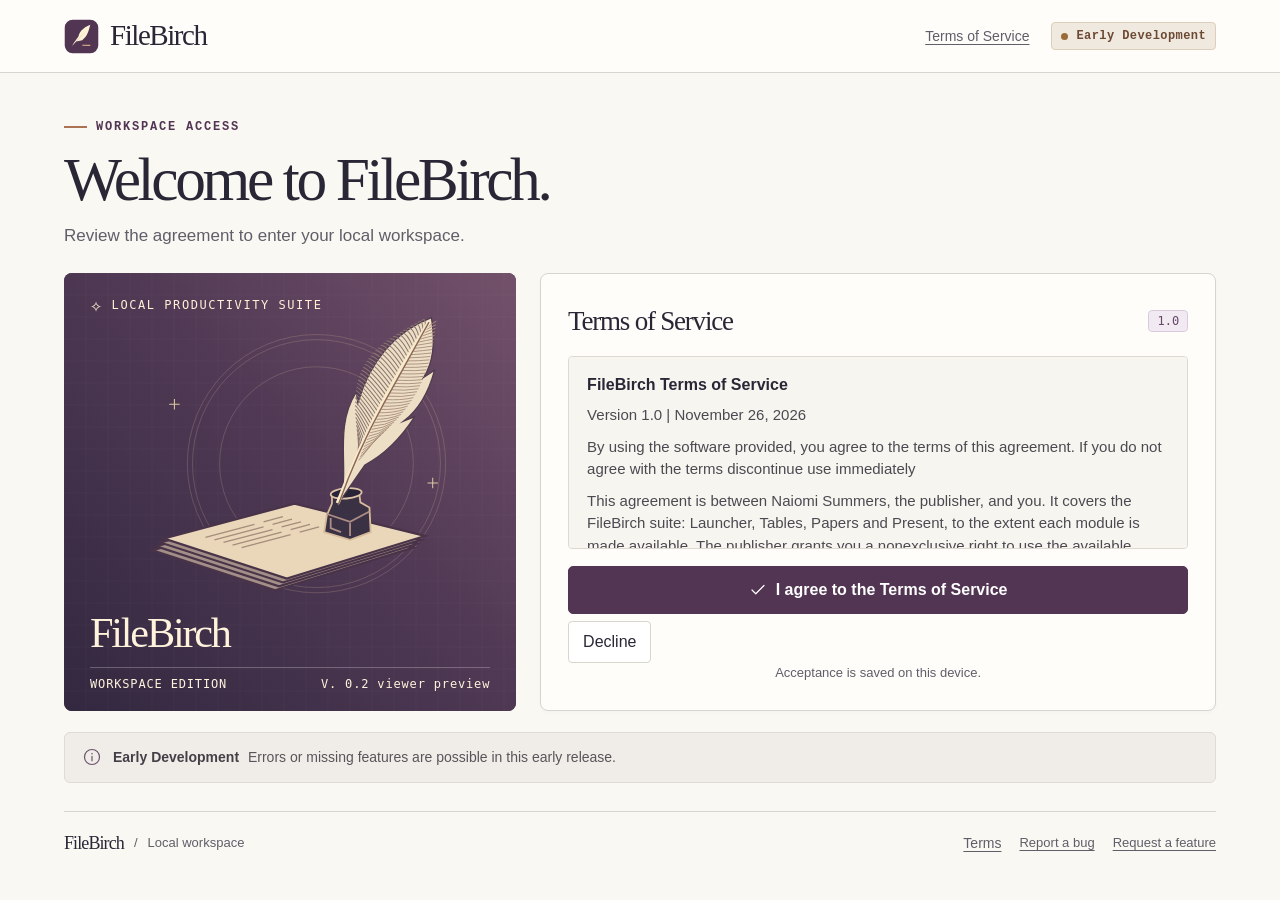
<file: index.html>
<!doctype html><html lang="en"><head><meta charset="utf-8"><meta name="viewport" content="width=device-width, initial-scale=1"><meta name="referrer" content="no-referrer"><meta http-equiv="Content-Security-Policy" content="default-src 'none'; script-src 'self'; style-src 'self' 'unsafe-inline'; img-src 'self' data:; font-src 'self'; connect-src 'self'; object-src 'none'; base-uri 'none'; form-action 'none'"><meta name="description" content=""><title>Local workspace</title><link rel="stylesheet" href="./shell.css"><script type="module" src="./shell.js"></script></head><body data-route=""><a class="skip" href="#main">Skip to workspace</a><div id="root"><p class="fail">Loading workspace…</p></div><noscript>JavaScript is required to review the agreement and use the local workspace.</noscript></body></html>
</file>
<file: shell.css>
*{box-sizing:border-box}html{color-scheme:light}body{margin:0;background:var(--cream,#faf8f3);color:var(--ink,#292735);font:16px/1.5 "Segoe UI",Arial,sans-serif}button,input,select{font:inherit;color:inherit}button,a{touch-action:manipulation}button{cursor:pointer}a{color:var(--plum)}:focus-visible{outline:3px solid #29847c;outline-offset:3px}.skip{position:fixed;left:1rem;top:-6rem;z-index:10;background:white;padding:.7rem}.skip:focus{top:1rem}h1,h2,h3,p{margin:0}h1,h2,h3,.brand,.footerbrand{font-family:Georgia,Cambria,serif;font-weight:400}.wrap{width:min(1220px,calc(100% - clamp(38px,10vw,158px)));margin:auto}.sitehead{border-bottom:1px solid var(--line);background:#fffdfa}.headerinner{height:72px;display:flex;align-items:center;justify-content:space-between;gap:12px}.brand{display:inline-flex;align-items:center;gap:11px;font-size:29px;letter-spacing:-1.45px;text-decoration:none;color:var(--ink)}.brand img{width:35px;height:35px}.metatag,.eyebrow,.version,.format,.tiny{font-family:Consolas,"Courier New",monospace;text-transform:uppercase;font-size:12px;letter-spacing:.1em;font-weight:600}.metatag{display:flex;align-items:center;gap:8px;background:#f0e9df;border:1px solid #deceb9;border-radius:4px;padding:4px 9px;color:#6c4933;letter-spacing:.035em;text-transform:none}.dot{width:7px;height:7px;background:#9a6a39;border-radius:50%}.headerend,.row,.actions{display:flex;align-items:center;gap:12px}.headerend{gap:22px}.plainlink{border:0;background:none;padding:0;color:var(--muted);text-decoration:underline;text-underline-offset:3px;font-size:14px}.intro{padding:clamp(27px,3.5vw,48px) 0 24px}.eyebrow{display:flex;align-items:center;gap:9px;color:var(--plum);font-size:12px;letter-spacing:.15em}.eyebrow:before{content:"";width:23px;height:2px;background:var(--copper)}h1{font-size:clamp(42px,4.8vw,68px);letter-spacing:-.055em;line-height:1.1;margin:10px 0}.lead{color:var(--muted);font-size:17px}.gategrid{display:grid;grid-template-columns:minmax(235px,.87fr) minmax(350px,1.3fr);gap:24px;align-items:stretch}.artcard{position:relative;isolation:isolate;overflow:hidden;background:#3e3047;color:#fff3dc;min-height:290px;border-radius:8px;display:flex;flex-direction:column;justify-content:space-between;padding:20px 26px}.artcard canvas{position:absolute;inset:0;width:100%;height:100%;z-index:-1}.artlabel{align-self:flex-start;display:flex;align-items:center;gap:8px;font:12px Consolas,monospace;letter-spacing:.13em;text-transform:uppercase;color:#fff0d6}.artlabel:before{content:"✧";font-size:20px}.arttitle{font:clamp(31px,3.3vw,47px) Georgia,serif;letter-spacing:-.052em;line-height:1.1}.artcaption{display:flex;align-items:center;justify-content:space-between;border-top:1px solid #ffffff40;margin-top:10px;padding-top:9px;font:12px Consolas,monospace;letter-spacing:.07em}.panel{background:#fffdfa;border:1px solid var(--line);border-radius:8px;padding:clamp(19px,2.1vw,30px);box-shadow:0 2px 4px #3b304306}.panelhead{display:flex;align-items:center;justify-content:space-between;gap:12px;margin-bottom:15px}.panelhead h2,.sectionhead h2{font-size:27px;letter-spacing:-.045em}.draft{display:inline-block;font:12px Consolas,monospace;border:1px solid #dacbdc;background:#f1eaf2;color:#684868;border-radius:4px;padding:3px 8px}.scrollterms{background:#f7f5f0;border:1px solid #ddd8d0;border-radius:4px;padding:16px 18px;height:193px;overflow:auto;scrollbar-color:#aaa3ac #f0ede7;color:#4c4951;font-size:15px}.scrollterms h3,.scrollterms h4{font-family:"Segoe UI",sans-serif;font-size:16px;font-weight:650;margin:0 0 7px;color:var(--ink)}.scrollterms h4{margin-top:16px}.scrollterms p+p{margin-top:9px}.primary,.appopen{border:1px solid var(--plum);background:var(--plum);color:white;font-weight:600;text-decoration:none;border-radius:5px;padding:11px 16px;display:inline-flex;align-items:center;justify-content:center;gap:9px}.primary:hover,.appopen:hover{background:var(--deep)}.agree{width:100%;margin:17px 0 7px}.hint{font-size:13px;color:var(--muted);text-align:center}.strip{margin:21px 0 0;padding:14px 18px;background:#f0ede8;border:1px solid #dfdad2;border-radius:6px;display:flex;align-items:center;gap:12px;color:#59545a;font-size:14px}.strip svg{color:#6b526d;flex:none}.strip strong{color:#443f47;font-weight:650;margin-right:5px}.foot{margin-top:28px;border-top:1px solid var(--line);display:flex;justify-content:space-between;align-items:center;gap:16px;padding:18px 0 26px;color:var(--muted);font-size:13px}.foot nav{display:flex;gap:18px;flex-wrap:wrap}.foot a{text-underline-offset:3px;color:inherit}.footleft{display:flex;align-items:center;gap:10px}.footerbrand{font-size:18px;letter-spacing:-.05em;color:var(--ink)}.launchhero{display:grid;grid-template-columns:1.25fr 1fr;gap:28px;align-items:center;padding:32px 0}.launchhero .artcard{min-height:185px}.launchhero .arttitle{font-size:28px}.launchhero .artcaption{display:none}.sectionhead{display:flex;justify-content:space-between;align-items:baseline;padding:8px 0 13px;border-bottom:1px solid var(--line);margin:0 0 17px}.apps{display:grid;grid-template-columns:repeat(3,1fr);gap:16px}.appcard{display:flex;flex-direction:column;align-items:flex-start;gap:11px;padding:21px;background:#fffdfa;border:1px solid var(--line);border-radius:7px}.appcard:first-child{border-top:3px solid #506c60;padding-top:19px}.appcard h3{font-size:29px;letter-spacing:-.05em}.appcard p{color:var(--muted);font-size:15px}.cardtop{width:100%;display:flex;align-items:center;justify-content:space-between}.appicon{display:grid;place-items:center;width:42px;height:45px;border-radius:7px;background:#e1eae2;color:#36594e}.appicon.documents{background:#e7e6f1;color:#595773}.appicon.presentations{background:#f1e4d8;color:#875a41}.pill{font:12px Consolas,monospace;color:#5d5960;background:#f1efeb;border-radius:4px;padding:3px 7px}.avail{background:#e3eee6;color:#38624c}.format{color:#615966;font-size:12px;margin-top:auto}.appopen{font-size:14px}.icon{width:18px;height:18px;vertical-align:middle;flex:none}.secondary{border:1px solid var(--line);border-radius:4px;background:white;padding:8px 14px}.secondary:hover{background:#f2eee8}dialog{color:var(--ink);background:#fffdfa;border:1px solid var(--line);border-radius:8px;padding:25px;width:min(540px,calc(100% - 32px));max-height:85vh}dialog::backdrop{background:#201b2c75}dialog h2{font-size:27px;letter-spacing:-.04em}dialog .actions{justify-content:flex-end;margin-top:18px}.fail{padding:1.5rem}.notice-text{color:#813e3a}.session{color:#4e6153;font:13px Consolas,monospace}.session:before{content:"";display:inline-block;width:7px;height:7px;border-radius:100%;background:#69866c;margin-right:7px}@media(max-width:760px){.wrap{width:calc(100% - 32px)}.gategrid{grid-template-columns:1fr}.gategrid .artcard{min-height:150px}.artcard{padding:16px 20px}.gategrid .artcaption{display:none}.headerinner{height:66px}.intro{padding:24px 0 19px}.apps{grid-template-columns:1fr}.launchhero{grid-template-columns:1fr}.launchhero .artcard{min-height:130px}.foot{align-items:flex-start;flex-direction:column}.headerend{gap:10px}.headerend .plainlink{display:none}.appcard{padding:18px}.metatag{font-size:11px}.strip{align-items:flex-start}.scrollterms{height:180px}.arttitle{font-size:29px}}
</file>
<file: documents/viewer.css>
.papers-intro {padding:1.6rem 0 .8rem}
.papers-intro h1 {margin:0 0 .35rem;line-height:1.2}
.papers-intro p {margin:.45rem 0}
.papers-toolbar {display:flex;flex-wrap:wrap;gap:.6rem 1rem;align-items:center;margin:1rem 0}
.papers-toolbar label {font-weight:650}
.papers-toolbar input {max-width:100%;font:inherit}
.papers-toolbar button {font:inherit;padding:.35rem .7rem;color:inherit;background:var(--cream);border:1px solid var(--line);border-radius:.35rem}
.papers-toolbar a {color:var(--plum)}
.papers-details {font-size:.92rem}
.papers-status {overflow-wrap:anywhere}
.papers-error {color:#9c1724}
.papers-warnings {font-size:.93rem}
.papers-view {padding:clamp(.45rem,2vw,1.5rem);margin:0 0 1.5rem;background:#eae6e1;border:1px solid var(--line);border-radius:.55rem}
.papers-page {box-sizing:border-box;max-width:900px;min-width:0;min-height:24rem;margin:auto;padding:clamp(1rem,4.5vw,3.2rem);background:#fff;color:#1d1c20;font:1rem/1.5 Georgia,serif;overflow-wrap:anywhere}
.papers-page p,.papers-page h1,.papers-page h2,.papers-page h3,.papers-page h4,.papers-page h5,.papers-page h6 {white-space:pre-wrap;font-family:inherit;margin:.55em 0;min-height:1.1em;tab-size:4}
.papers-page p {font-size:inherit}
.papers-page h1 {font-size:2em}
.papers-page h2 {font-size:1.55em}
.papers-page h3 {font-size:1.28em}
.papers-page h4,.papers-page h5,.papers-page h6 {font-size:1.12em}
.papers-page pre {white-space:pre-wrap;overflow-wrap:anywhere;margin:0;font-size:.92em}
.papers-page img {display:inline-block;max-width:100%;height:auto;vertical-align:middle}
.papers-page ol,.papers-page ul {padding-inline-start:1.65em}
.papers-page li p {margin:.25em 0}
.papers-table {max-width:100%;overflow-x:auto;margin:.9em 0}
.papers-table table {min-width:45%;border-collapse:collapse}
.papers-table th,.papers-table td {padding:.3em .55em;border:1px solid #9c979d;text-align:start;vertical-align:top}
.papers-table th {background:#f3f1f4}
.papers-break {display:block;white-space:normal;text-align:center;border-top:1px dashed #a7a0aa;color:#625966;font:normal .76rem/1.5 system-ui,sans-serif;margin:1rem 0;padding-top:.2rem}
.papers-linktext {text-decoration:underline;color:#46365c}
.papers-omitted {font:normal .8em/1.3 system-ui,sans-serif;color:#615969;background:#f2edf3;padding:.1em .35em;border-radius:.2em}
</file>
